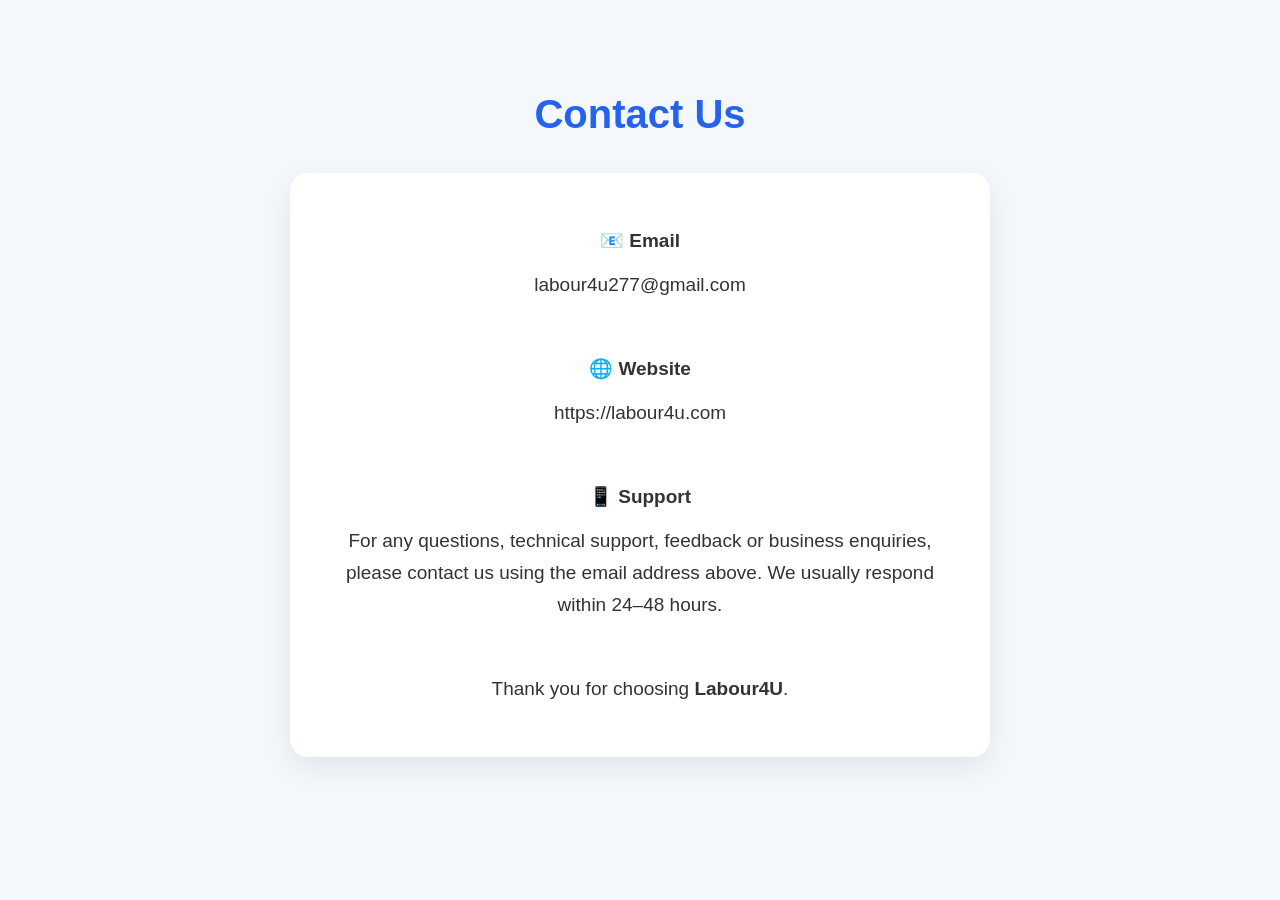
<file: contact.html>
<!DOCTYPE html>
<html lang="en">

<head>

<meta charset="UTF-8">
<meta name="viewport" content="width=device-width, initial-scale=1.0">

<title>Contact Us | Labour4U</title>

<link rel="stylesheet" href="style.css">

</head>

<body>

<section>

<div class="wrap">

<h2>Contact Us</h2>

<div class="contact-box">

<p><strong>📧 Email</strong></p>

<p>labour4u277@gmail.com</p>

<br>

<p><strong>🌐 Website</strong></p>

<p>https://labour4u.com</p>

<br>

<p><strong>📱 Support</strong></p>

<p>For any questions, technical support, feedback or business enquiries, please contact us using the email address above. We usually respond within 24–48 hours.</p>

<br>

<p>Thank you for choosing <strong>Labour4U</strong>.</p>

</div>

</div>

</section>

</body>

</html>
</file>
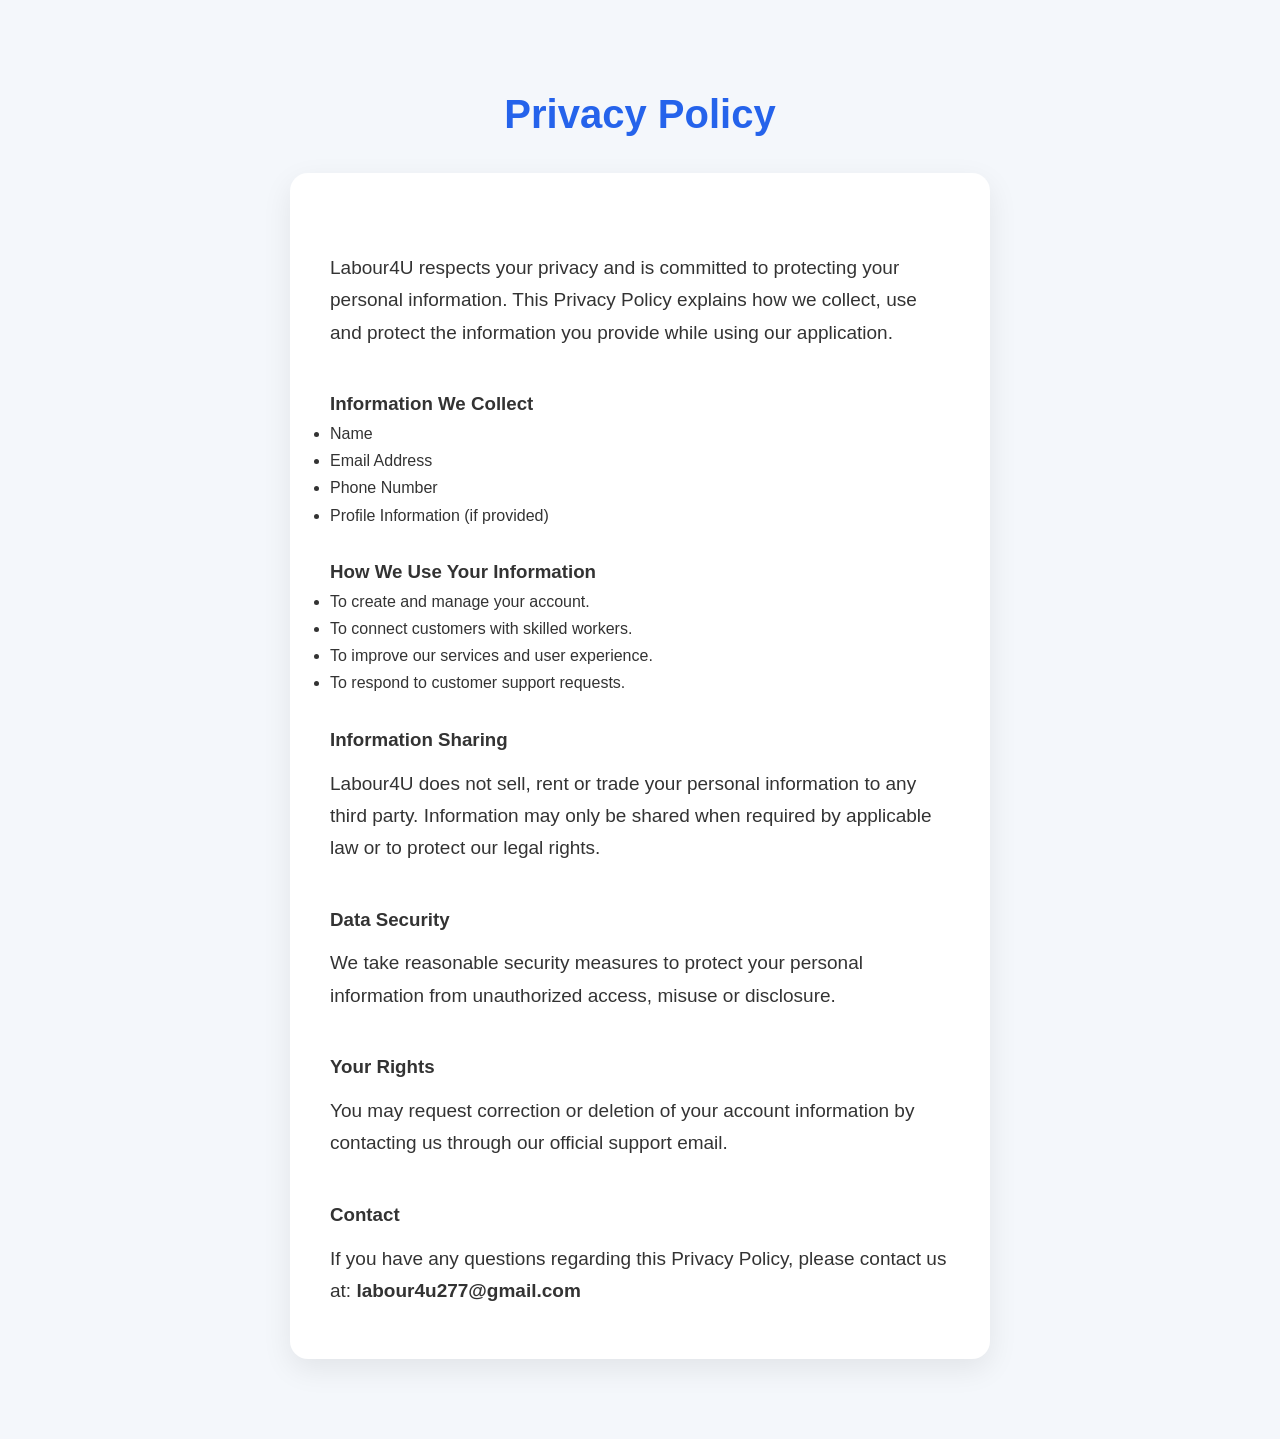
<file: privacy.html>
<!DOCTYPE html>
<html lang="en">

<head>

<meta charset="UTF-8">
<meta name="viewport" content="width=device-width, initial-scale=1.0">

<title>Privacy Policy | Labour4U</title>

<link rel="stylesheet" href="style.css">

</head>

<body>

<section>

<div class="wrap">

<h2>Privacy Policy</h2>

<div class="contact-box" style="text-align:left;">



<br>

<p>
Labour4U respects your privacy and is committed to protecting your personal information. This Privacy Policy explains how we collect, use and protect the information you provide while using our application.
</p>

<br>

<h3>Information We Collect</h3>

<ul>

<li>Name</li>

<li>Email Address</li>

<li>Phone Number</li>

<li>Profile Information (if provided)</li>

</ul>

<br>

<h3>How We Use Your Information</h3>

<ul>

<li>To create and manage your account.</li>

<li>To connect customers with skilled workers.</li>

<li>To improve our services and user experience.</li>

<li>To respond to customer support requests.</li>

</ul>

<br>

<h3>Information Sharing</h3>

<p>

Labour4U does not sell, rent or trade your personal information to any third party. Information may only be shared when required by applicable law or to protect our legal rights.

</p>

<br>

<h3>Data Security</h3>

<p>

We take reasonable security measures to protect your personal information from unauthorized access, misuse or disclosure.

</p>

<br>

<h3>Your Rights</h3>

<p>

You may request correction or deletion of your account information by contacting us through our official support email.

</p>

<br>

<h3>Contact</h3>

<p>

If you have any questions regarding this Privacy Policy, please contact us at:

<strong>labour4u277@gmail.com</strong>

</p>

</div>

</div>

</section>

</body>

</html>
</file>
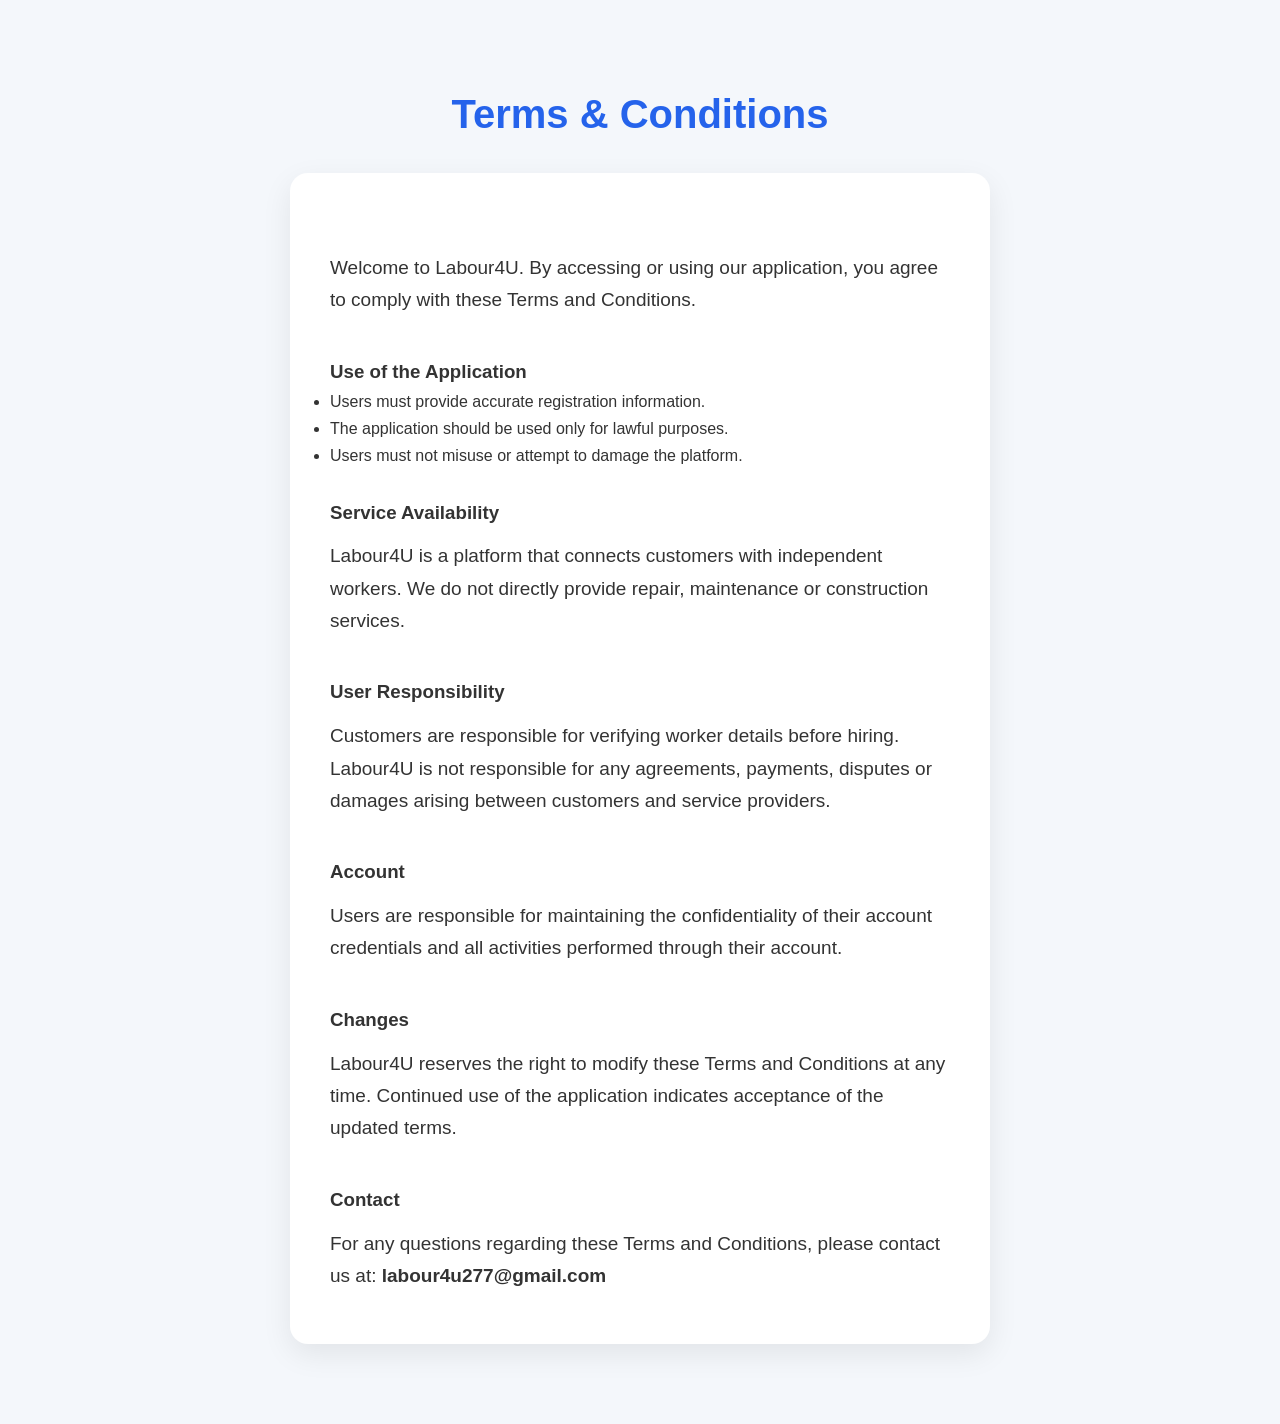
<file: terms.html>
<!DOCTYPE html>
<html lang="en">

<head>

<meta charset="UTF-8">
<meta name="viewport" content="width=device-width, initial-scale=1.0">

<title>Terms & Conditions | Labour4U</title>

<link rel="stylesheet" href="style.css">

</head>

<body>

<section>

<div class="wrap">

<h2>Terms & Conditions</h2>

<div class="contact-box" style="text-align:left;">


<br>

<p>

Welcome to Labour4U. By accessing or using our application, you agree to comply with these Terms and Conditions.

</p>

<br>

<h3>Use of the Application</h3>

<ul>

<li>Users must provide accurate registration information.</li>

<li>The application should be used only for lawful purposes.</li>

<li>Users must not misuse or attempt to damage the platform.</li>

</ul>

<br>

<h3>Service Availability</h3>

<p>

Labour4U is a platform that connects customers with independent workers. We do not directly provide repair, maintenance or construction services.

</p>

<br>

<h3>User Responsibility</h3>

<p>

Customers are responsible for verifying worker details before hiring. Labour4U is not responsible for any agreements, payments, disputes or damages arising between customers and service providers.

</p>

<br>

<h3>Account</h3>

<p>

Users are responsible for maintaining the confidentiality of their account credentials and all activities performed through their account.

</p>

<br>

<h3>Changes</h3>

<p>

Labour4U reserves the right to modify these Terms and Conditions at any time. Continued use of the application indicates acceptance of the updated terms.

</p>

<br>

<h3>Contact</h3>

<p>

For any questions regarding these Terms and Conditions, please contact us at:

<strong>labour4u277@gmail.com</strong>

</p>

</div>

</div>

</section>

</body>

</html>
</file>
<file: style.css>
/* ==========================
   Labour4U Official Website
========================== */

*{
margin:0;
padding:0;
box-sizing:border-box;
font-family:Arial,Helvetica,sans-serif;
scroll-behavior:smooth;
}

body{
background:#f4f7fb;
color:#333;
line-height:1.7;
}

.wrap{
width:92%;
max-width:1200px;
margin:auto;
}

/* HEADER */

header{
background:#fff;
box-shadow:0 2px 12px rgba(0,0,0,.08);
position:sticky;
top:0;
z-index:999;
}

header .wrap{
display:flex;
justify-content:space-between;
align-items:center;
padding:15px 0;
}

.brand{
display:flex;
align-items:center;
gap:15px;
}

.brand img{
width:60px;
}

.brand h2{
color:#2563eb;
font-size:28px;
margin-bottom:3px;
}

.brand small{
color:#666;
font-size:14px;
}

nav{
display:flex;
gap:28px;
}

nav a{
text-decoration:none;
color:#222;
font-weight:600;
transition:.3s;
}

nav a:hover{
color:#2563eb;
}

/* HERO */

.hero{
background:linear-gradient(135deg,#1da1f2,#2563eb);
padding:90px 0;
color:white;
}

.hero-flex{
display:flex;
justify-content:space-between;
align-items:center;
gap:60px;
flex-wrap:wrap;
}

.hero-text{
flex:1;
min-width:320px;
}

.hero h1{
font-size:54px;
line-height:1.2;
margin-bottom:20px;
}

.hero p{
font-size:19px;
max-width:560px;
opacity:.95;
}

.btn{
display:inline-block;
margin-top:30px;
background:white;
color:#2563eb;
padding:15px 35px;
font-size:18px;
font-weight:bold;
text-decoration:none;
border-radius:40px;
transition:.3s;
}

.btn:hover{
transform:translateY(-3px);
box-shadow:0 10px 25px rgba(0,0,0,.20);
}

/* SCREENSHOTS */

.hero-right{
flex:1;
display:flex;
justify-content:center;
}

.screenshots{
display:flex;
gap:18px;
justify-content:center;
align-items:flex-end;
flex-wrap:wrap;
}

.phone{
text-align:center;
color:white;
font-weight:bold;
}

.phone img{
width:140px;
border-radius:22px;
box-shadow:0 20px 40px rgba(0,0,0,.35);
transition:.3s;
background:#fff;
}

.phone img:hover{
transform:translateY(-10px) scale(1.04);
}

.phone span{
display:block;
margin-top:10px;
}

/* SECTION */

section{
padding:80px 0;
}

.light{
background:#eef3fb;
}

h2{
font-size:40px;
text-align:center;
color:#2563eb;
margin-bottom:25px;
}

.center{
text-align:center;
max-width:900px;
margin:auto;
font-size:18px;
color:#555;
}

/* GRID */

.grid{
margin-top:45px;
display:grid;
grid-template-columns:repeat(auto-fit,minmax(240px,1fr));
gap:28px;
}

/* CARD */

.card{
background:white;
padding:35px 25px;
border-radius:18px;
box-shadow:0 10px 25px rgba(0,0,0,.08);
text-align:center;
transition:.3s;
}

.card:hover{
transform:translateY(-8px);
}

.card{
font-size:48px;
}

.card h3{
font-size:24px;
margin:15px 0;
color:#222;
}

.card p{
font-size:16px;
color:#666;
}

/* CONTACT */

.contact-box{
background:white;
padding:40px;
border-radius:18px;
box-shadow:0 10px 30px rgba(0,0,0,.08);
max-width:700px;
margin:auto;
text-align:center;
}

.contact-box p{
font-size:19px;
margin:12px 0;
}

/* FOOTER */

footer{
background:#111827;
color:white;
padding:45px 20px;
text-align:center;
}

footer h3{
font-size:28px;
margin-bottom:15px;
}

footer p{
margin:8px 0;
}

footer a{
color:#66c3ff;
text-decoration:none;
}

footer a:hover{
text-decoration:underline;
}

/* RESPONSIVE */

@media(max-width:900px){

header .wrap{
flex-direction:column;
}

nav{
margin-top:15px;
flex-wrap:wrap;
justify-content:center;
}

.hero{
padding:60px 0;
text-align:center;
}

.hero-flex{
flex-direction:column;
}

.hero h1{
font-size:38px;
}

.hero p{
margin:auto;
font-size:17px;
}

.phone img{
width:105px;
}

h2{
font-size:32px;
}

.grid{
grid-template-columns:1fr;
}

}
</file>
